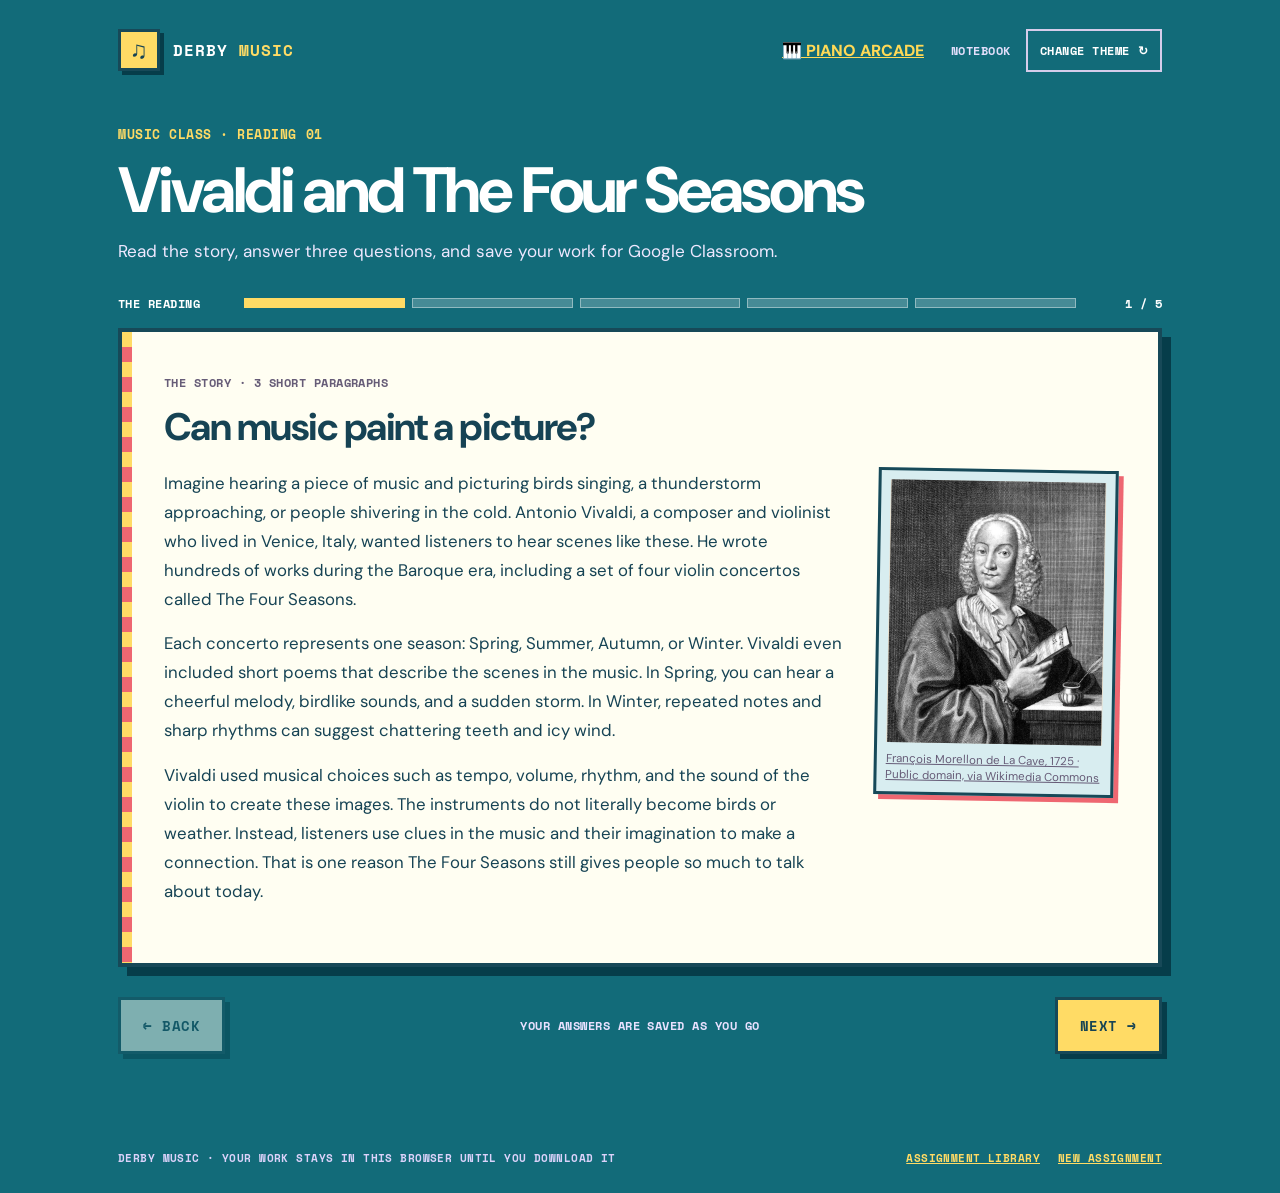
<file: index.html>
<!doctype html>
<html lang="en">
<head>
  <meta charset="utf-8">
  <meta name="viewport" content="width=device-width,initial-scale=1">
  <meta name="theme-color" content="#24194f">
  <meta name="description" content="Read, respond, and download your completed music assignment.">
  <title>Vivaldi and The Four Seasons · Derby Music</title>
  <link rel="icon" type="image/svg+xml" href="data:image/svg+xml,%3Csvg xmlns='http://www.w3.org/2000/svg' viewBox='0 0 64 64'%3E%3Crect width='64' height='64' rx='12' fill='%2324194f'/%3E%3Cpath d='M37 12v31a9 9 0 1 1-5-8V18l20-5v22a9 9 0 1 1-5-8V8z' fill='%23ffd956'/%3E%3C/svg%3E">
  <link rel="stylesheet" href="style.css?v=20261028-coco-skull">
  <script src="assignment.js?v=20261028-coco-skull" defer></script>
  <script src="coloring.js?v=20261028-coco-skull" defer></script>
  <script src="app.js?v=20261028-coco-skull" defer></script>
</head>
<body>
  <div class="pixel-sky" aria-hidden="true"></div>
  <div class="shell">
    <header class="topbar">
      <div class="brand"><span class="brand-mark" aria-hidden="true">♫</span><span>DERBY <b>MUSIC</b></span></div>
      <div class="top-actions"><a href="nursery-piano.html" style="color:#ffd956;font-weight:800;margin-right:12px">🎹 PIANO ARCADE</a><span id="themeLabel" class="theme-label"></span><button id="themeButton" class="small-button" type="button" title="Change theme">CHANGE THEME <span aria-hidden="true">↻</span></button></div>
    </header>
    <main id="assignmentView">
      <div class="heading"><div class="kicker" id="eyebrow"></div><h1 id="title"></h1><p class="subhead">Read the story, answer three questions, and save your work for Google Classroom.</p></div>
      <div class="progress-wrap"><span id="stepLabel"></span><div class="segments" id="segments" aria-label="Assignment progress"></div><span id="stepCounter"></span></div>
      <section class="card" id="stage" aria-live="polite"></section>
      <nav class="navigation" aria-label="Assignment pages"><button id="backButton" type="button" class="nav-button secondary">← BACK</button><span class="nav-hint" id="navHint"></span><button id="nextButton" type="button" class="nav-button primary">NEXT →</button></nav>
      <p id="status" class="status" role="status"></p>
    </main>
    <section id="builderView" class="builder" hidden>
      <div class="heading"><div class="kicker">TEACHER BUILDER</div><h1>Make an assignment</h1><p class="subhead">Build it here, save a local draft anytime, or publish it permanently for a short Classroom-ready link.</p></div>
      <div class="builder-card"><label for="editor">Assignment content (JSON)</label><textarea id="editor" spellcheck="false"></textarea><p class="builder-help">Keep three reading paragraphs, one multiple-choice question with options, and two short-answer questions. For new images, use a direct HTTPS image URL and include credit and source.</p><div class="builder-actions"><button id="previewButton" class="nav-button primary" type="button">PREVIEW ASSIGNMENT</button><button id="publishButton" class="nav-button primary" type="button">PUBLISH PERMANENTLY</button><button id="saveButton" class="nav-button secondary" type="button">SAVE DRAFT</button><button id="copyButton" class="nav-button secondary" type="button">COPY DRAFT LINK</button><a class="nav-button secondary button-link" href="?library=1">VIEW LIBRARY</a></div><p id="builderStatus" class="status" role="status"></p></div>
    </section>
    <section id="libraryView" class="library" hidden>
      <div class="heading"><div class="kicker">TEACHER LIBRARY</div><h1>Music assignments</h1><p class="subhead">Open an assignment, copy its student link for Google Classroom, or use one as the starting point for a new assignment.</p></div>
      <div class="library-toolbar">
        <a class="nav-button primary button-link" href="?builder=1">+ NEW ASSIGNMENT</a>
        <button id="exportButton" class="nav-button secondary" type="button">EXPORT DRAFTS</button>
        <button id="importButton" class="nav-button secondary" type="button">IMPORT DRAFTS</button>
        <input id="importFile" type="file" accept="application/json,.json" hidden>
      </div>
      <div class="library-search-wrap"><label for="librarySearch">Find assignment</label><input id="librarySearch" class="library-search" type="search" placeholder="Search by title…" autocomplete="off"></div>
      <p id="libraryStatus" class="status" role="status"></p>
      <div id="libraryList" class="library-grid" aria-live="polite"></div>
      <p id="libraryEmpty" class="library-empty" hidden>No assignments match your search.</p>
    </section>
    <footer><span>DERBY MUSIC · YOUR WORK STAYS IN THIS BROWSER UNTIL YOU DOWNLOAD IT</span><div class="footer-links"><a id="libraryLink" href="?library=1">ASSIGNMENT LIBRARY</a><a id="teacherLink" href="?builder=1">NEW ASSIGNMENT</a></div></footer>
  </div>
  <script src="https://jasonatkinson123-sketch.github.io/band-tools-dashboard/five-minute-timer.js?v=20261008-3"></script>
  <script src="https://jasonatkinson123-sketch.github.io/band-tools-dashboard/seat-announcement.js?v=20261008-1"></script>
</body>
</html>
</file>
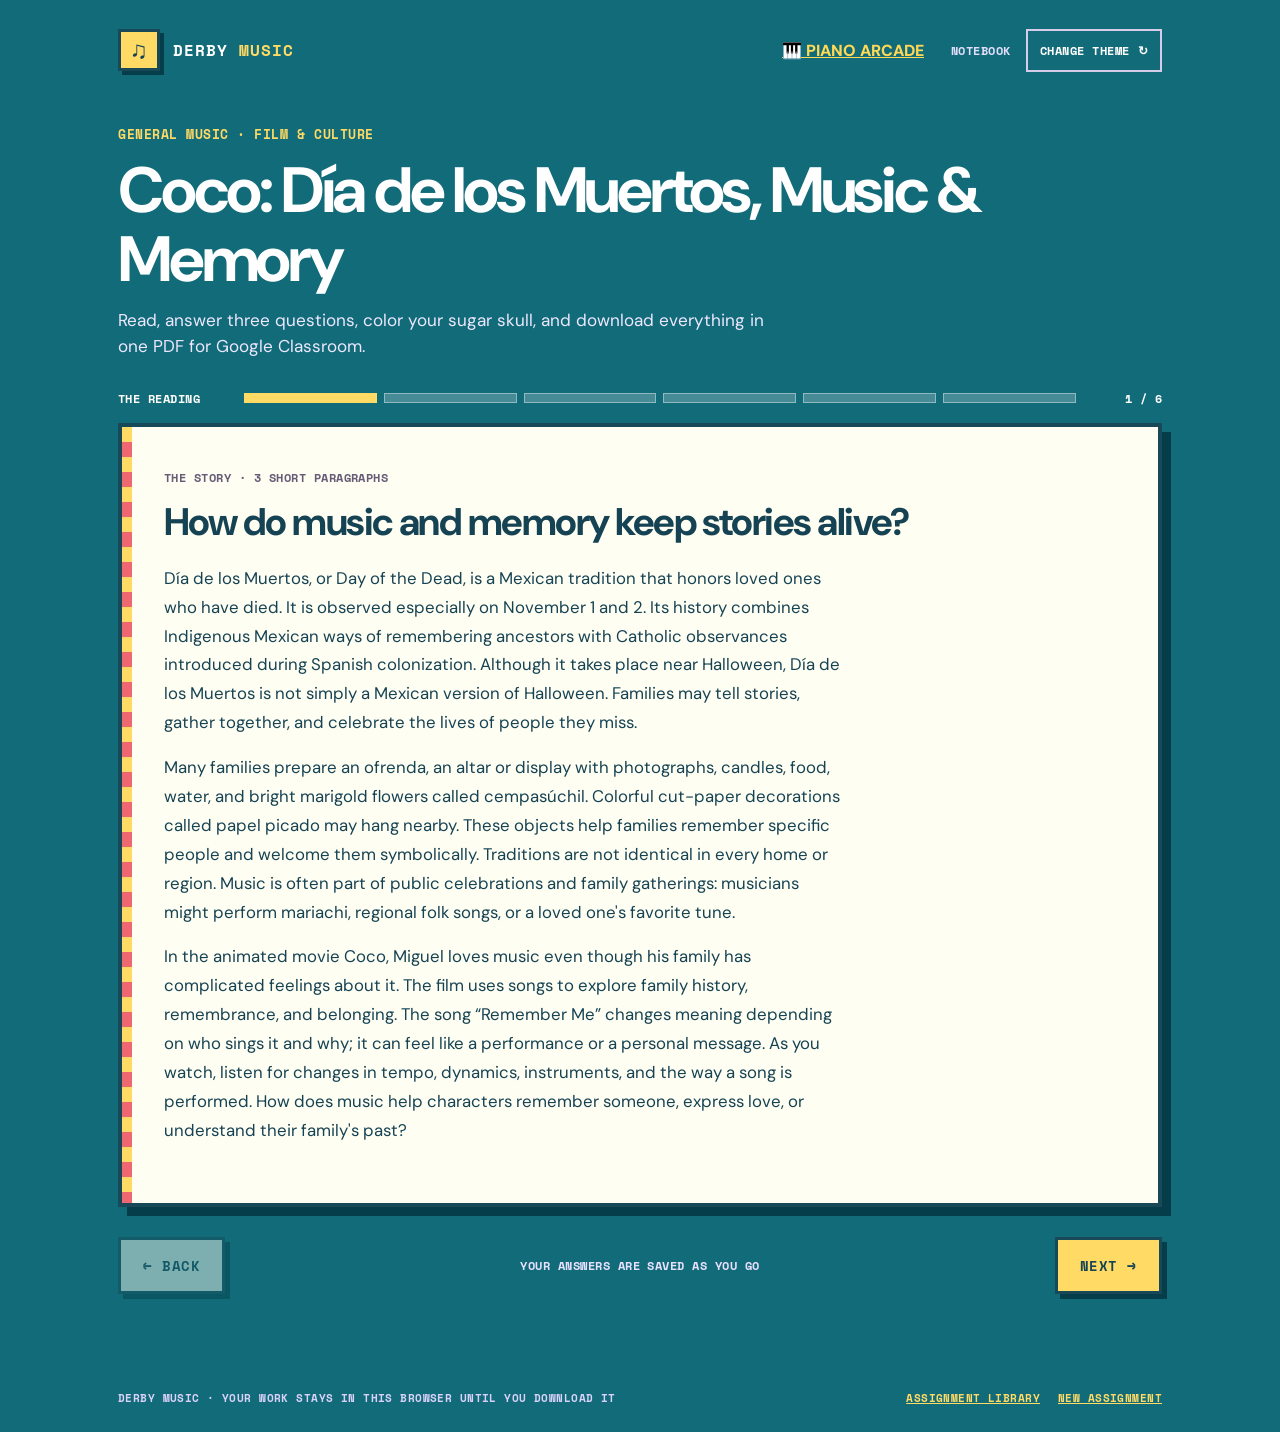
<file: coco-word-search.html>
<!doctype html>
<html lang="en"><head><meta charset="utf-8"><meta name="viewport" content="width=device-width,initial-scale=1"><meta http-equiv="refresh" content="0; url=./?a=coco-day-of-the-dead"><title>Coco Activity Moved · Derby Music</title></head><body><main><h1>Coco activity updated</h1><p>The word search has been replaced by an interactive sugar skull coloring activity inside the assignment.</p><p><a href="./?a=coco-day-of-the-dead">Open the Coco assignment</a></p></main><script>location.replace("./?a=coco-day-of-the-dead");</script></body></html>
</file>
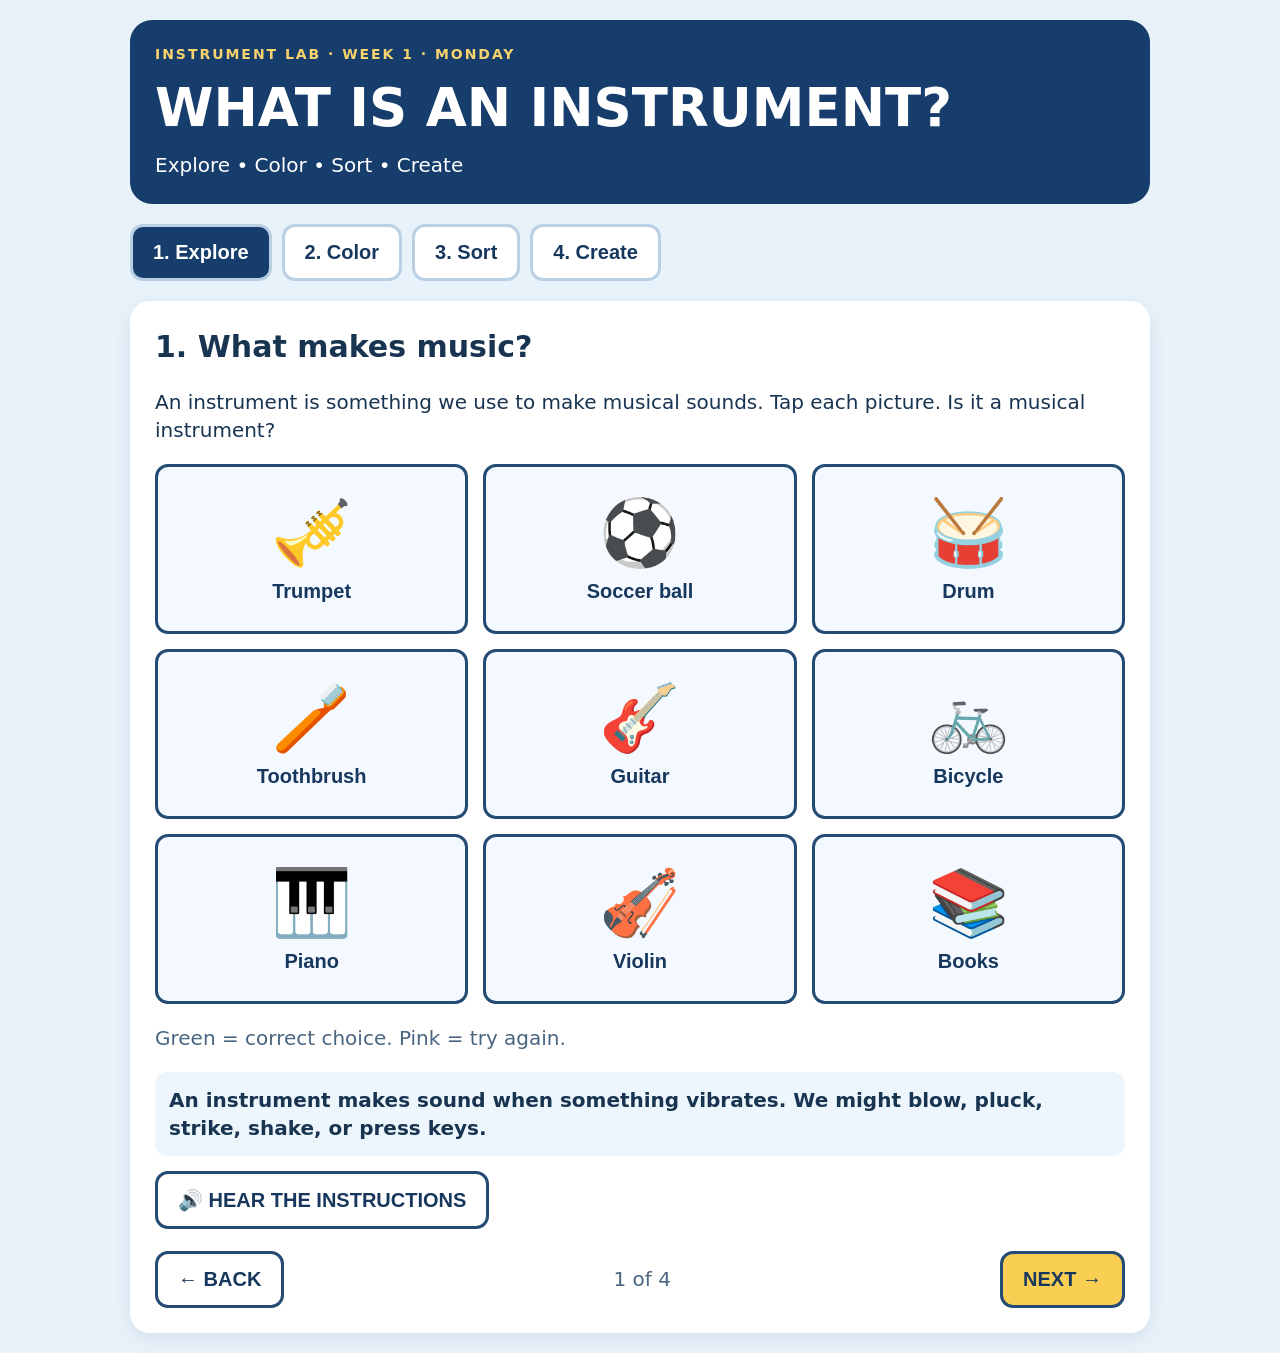
<file: instrument-lab-monday.html>
<!doctype html><html lang="en"><head><meta charset="utf-8"><meta name="viewport" content="width=device-width,initial-scale=1"><title>What Is an Instrument? · Instrument Lab</title><style>:root{--ink:#183451;--blue:#3272bd;--cream:#fff9ec}*{box-sizing:border-box}body{margin:0;background:#e8f2fa;color:var(--ink);font:20px/1.4 system-ui,Arial,sans-serif}main{max-width:1060px;margin:auto;padding:20px}header{background:#163d6c;color:white;border-radius:22px;padding:25px;margin-bottom:20px}h1{font-size:clamp(30px,5vw,53px);margin:6px 0}h2{margin:0 0 10px;font-size:30px}.eyebrow{font-size:14px;letter-spacing:.14em;text-transform:uppercase;font-weight:800;color:#f8d26c}.steps{display:flex;gap:10px;flex-wrap:wrap;margin-bottom:20px}.steps button{background:white;border:3px solid #bad0e4;color:#17375d}.steps button.active{background:#163d6c;color:white}.panel{background:white;border-radius:20px;padding:25px;box-shadow:0 5px 20px #21436c18;min-height:420px}button{cursor:pointer;border:3px solid #234b73;background:#fff;border-radius:13px;padding:14px 20px;font-size:20px;font-weight:800;color:#17375d;touch-action:manipulation}button:focus-visible{outline:5px solid #f5b635;outline-offset:3px}.primary{background:#f9cf53}.muted{color:#4a657f}.grid{display:grid;grid-template-columns:repeat(3,minmax(0,1fr));gap:15px}.tile{min-height:170px;display:flex;flex-direction:column;align-items:center;justify-content:center;gap:9px;background:#f4f9ff}.tile .icon{font-size:65px}.tile.chosen{background:#d6f4dc;border-color:#238c50}.tile.wrong{background:#ffe3df;border-color:#d05747}.bottom{display:flex;justify-content:space-between;gap:12px;align-items:center;margin-top:22px;flex-wrap:wrap}.palette{display:flex;gap:10px;flex-wrap:wrap;margin:15px 0}.swatch{width:78px;height:74px;border:4px solid #17375d}.swatch.selected{outline:5px solid #f9b83d;outline-offset:3px}.art{background:var(--cream);border:3px solid #b3c9dc;border-radius:18px;padding:10px;max-width:850px;margin:auto}.art svg{display:block;width:100%;height:auto}.paintable{cursor:pointer;stroke:#1a3550;stroke-width:4;transition:fill .12s}.paintable:focus{outline:none;stroke:#ef7e31;stroke-width:8}.art text{font:bold 23px system-ui;pointer-events:none}.result{padding:14px;border-radius:12px;background:#edf6fc;margin:15px 0;font-weight:700}.hide{display:none}.challenge{background:#f6f0ff;border:3px solid #c6b0e7;padding:18px;border-radius:14px;margin-top:18px}.sortbox{display:grid;grid-template-columns:1fr 1fr;gap:15px}.sortbox>div{padding:15px;border:3px solid #b7cde1;border-radius:16px}.sortbox button{margin:6px}textarea{width:100%;min-height:100px;font:20px system-ui;border:2px solid #9bb8d4;border-radius:12px;padding:12px}@media(max-width:650px){main{padding:10px}.grid{grid-template-columns:repeat(2,1fr)}.tile{min-height:140px}.tile .icon{font-size:45px}.panel{padding:15px}.sortbox{grid-template-columns:1fr}}@media print{body{background:white}header,.steps,.bottom,.palette,.no-print{display:none!important}.panel{box-shadow:none}.art{max-width:650px}}</style></head><body><main><header><div class="eyebrow">Instrument Lab · Week 1 · Monday</div><h1>WHAT IS AN INSTRUMENT?</h1><div>Explore • Color • Sort • Create</div></header><nav class="steps" id="steps" aria-label="Assignment sections"></nav><section class="panel"><div id="stage"></div><div class="bottom"><button id="prev">← BACK</button><span id="progress" class="muted"></span><button id="next" class="primary">NEXT →</button></div></section></main><script>
const items=[['🎺','Trumpet',true],['⚽','Soccer ball',false],['🥁','Drum',true],['🪥','Toothbrush',false],['🎸','Guitar',true],['🚲','Bicycle',false],['🎹','Piano',true],['🎻','Violin',true],['📚','Books',false]];const colors=['#f2bd45','#62b5e5','#ee7c83','#8ccf8c','#ad94dc'];const keys=['trumpet','guitar','drum','piano','violin'];let page=0,selectedColor=0;let state={identified:{},paint:{},sorted:{},response:''};try{state={...state,...JSON.parse(localStorage.getItem('instrumentLabMonday')||'{}')}}catch(e){}const save=()=>{try{localStorage.setItem('instrumentLabMonday',JSON.stringify(state))}catch(e){}};const stage=document.getElementById('stage');function el(tag,txt,cls){let n=document.createElement(tag);if(txt!==undefined)n.textContent=txt;if(cls)n.className=cls;return n}function add(tag,txt,cls,parent=stage){const n=el(tag,txt,cls);parent.append(n);return n}function speak(t){if('speechSynthesis'in window){speechSynthesis.cancel();const u=new SpeechSynthesisUtterance(t);u.rate=.85;speechSynthesis.speak(u)}}function render(){stage.replaceChildren();document.getElementById('steps').replaceChildren();['Explore','Color','Sort','Create'].forEach((s,i)=>{const b=el('button',(i+1)+'. '+s,i===page?'active':'');b.onclick=()=>{page=i;render()};document.getElementById('steps').append(b)});document.getElementById('progress').textContent=(page+1)+' of 4';document.getElementById('prev').disabled=page===0;document.getElementById('next').textContent=page===3?'FINISH ✓':'NEXT →';if(page===0)explore();if(page===1)color();if(page===2)sort();if(page===3)create()}function explore(){add('h2','1. What makes music?');add('p','An instrument is something we use to make musical sounds. Tap each picture. Is it a musical instrument?');const g=add('div',undefined,'grid');items.forEach(([icon,name,yes],i)=>{const b=el('button',undefined,'tile'+(state.identified[i]!==undefined?(state.identified[i]===yes?' chosen':' wrong'):''));b.innerHTML='<span class="icon">'+icon+'</span><span>'+name+'</span>';b.onclick=()=>{const response=confirm('Is '+name.toLowerCase()+' a musical instrument?\n\nOK = YES     Cancel = NO');state.identified[i]=response;save();render()};g.append(b)});add('p','Green = correct choice. Pink = try again.','muted');const info=add('div','An instrument makes sound when something vibrates. We might blow, pluck, strike, shake, or press keys.','result');const btn=add('button','🔊 HEAR THE INSTRUCTIONS','no-print');btn.onclick=()=>speak('An instrument is something we use to make musical sounds. Look at each picture. Is it an instrument?')}function color(){add('h2','2. Color the music makers');add('p','Pick a color. Then tap the numbered parts of the instruments. Any color is okay!');const pal=add('div',undefined,'palette');colors.forEach((c,i)=>{const b=el('button',String(i+1),'swatch'+(i===selectedColor?' selected':''));b.style.background=c;b.setAttribute('aria-label','Choose color '+(i+1));b.onclick=()=>{selectedColor=i;render()};pal.append(b)});const box=add('div',undefined,'art');const svg=document.createElementNS('http://www.w3.org/2000/svg','svg');svg.setAttribute('viewBox','0 0 820 500');svg.setAttribute('role','img');svg.setAttribute('aria-label','Coloring page with trumpet, guitar, drum, piano, and violin');box.append(svg);const shapes=[
['trumpet','M 65 88 L 255 88 L 255 64 L 285 64 L 285 148 L 255 148 L 255 124 L 65 124 Z',115,112],
['trumpet','M 100 124 L 100 162 L 125 162 L 125 124 Z',113,144],
['trumpet','M 158 124 L 158 162 L 183 162 L 183 124 Z',170,144],
['guitar','M 492 60 C 540 15 595 70 570 120 C 630 160 595 242 530 238 C 455 240 440 174 485 134 C 455 108 460 82 492 60 Z',528,179],
['guitar','M 525 53 L 535 10 L 552 10 L 548 140 L 529 140 Z',538,70],
['drum','M 70 316 Q 150 283 250 316 L 250 410 Q 155 446 70 410 Z',160,376],
['drum','M 70 316 Q 160 285 250 316 Q 160 349 70 316 Z',160,320],
['piano','M 330 315 L 535 315 L 535 424 L 330 424 Z',432,374],
['piano','M 330 350 L 535 350 L 535 402 L 330 402 Z',430,378],
['violin','M 655 280 C 615 290 615 330 645 350 C 620 390 645 440 690 438 C 745 438 758 389 723 350 C 750 322 737 286 700 280 Z',683,377],
['violin','M 681 278 L 683 215 L 702 215 L 703 278 Z',690,251]
];shapes.forEach(([name,d,x,y],i)=>{const p=document.createElementNS(svg.namespaceURI,'path');p.setAttribute('d',d);p.setAttribute('class','paintable');p.setAttribute('fill',state.paint[i]??'#fff');p.setAttribute('tabindex','0');p.setAttribute('role','button');p.setAttribute('aria-label','Color '+name+' section '+(i+1));const fill=()=>{state.paint[i]=colors[selectedColor];save();render()};p.addEventListener('click',fill);p.addEventListener('keydown',e=>{if(e.key==='Enter'||e.key===' '){e.preventDefault();fill()}});svg.append(p);if(!state.paint[i]){const t=document.createElementNS(svg.namespaceURI,'text');t.setAttribute('x',x);t.setAttribute('y',y);t.textContent=(i%5)+1;svg.append(t)}});[['TRUMPET',175,195],['GUITAR',535,270],['DRUM',160,465],['PIANO',430,465],['VIOLIN',690,465]].forEach(([t,x,y])=>{const n=document.createElementNS(svg.namespaceURI,'text');n.setAttribute('x',x);n.setAttribute('y',y);n.setAttribute('text-anchor','middle');n.setAttribute('fill','#1a3550');n.textContent=t;svg.append(n)});add('p',Object.keys(state.paint).length+' of '+shapes.length+' sections colored.','muted');const reset=add('button','CLEAR COLORS','no-print');reset.onclick=()=>{if(confirm('Clear your coloring?')){state.paint={};save();render()}}}function sort(){add('h2','3. Instrument or not?');add('p','Tap each picture, then choose INSTRUMENT or NOT AN INSTRUMENT.');const g=add('div',undefined,'grid');items.forEach(([icon,name,yes],i)=>{const b=el('button',icon+' '+name,'tile'+(state.sorted[i]!==undefined?(state.sorted[i]===yes?' chosen':' wrong'):''));b.onclick=()=>{const menu=document.getElementById('sortmenu');menu.replaceChildren();add('p','Where does '+name+' belong?','',menu);[['🎵 INSTRUMENT',true],['✖ NOT AN INSTRUMENT',false]].forEach(([label,v])=>{const opt=el('button',label);opt.onclick=()=>{state.sorted[i]=v;save();render()};menu.append(opt)})};g.append(b)});add('div','Choose a picture above.','result').id='sortmenu';add('p','A bicycle makes noise, but it is not usually used as a musical instrument.','muted')}function create(){add('h2','4. Build your own band!');add('p','Choose three instruments you would put in a band. You can draw, type, tell your teacher, or point.');const g=add('div',undefined,'grid');[['🎺','Trumpet'],['🥁','Drum'],['🎸','Guitar'],['🎹','Piano'],['🎻','Violin'],['🪈','Flute']].forEach(([icon,name])=>{const b=el('button',icon+' '+name,'tile');b.onclick=()=>{const t=document.getElementById('response');t.value+=(t.value?', ':'')+name;state.response=t.value;save()};g.append(b)});add('p','My band will include:');const ta=add('textarea');ta.id='response';ta.value=state.response;ta.placeholder='Tap instruments above or write your choices here.';ta.oninput=()=>{state.response=ta.value;save()};const ch=add('div',undefined,'challenge');add('h3','⭐ EXTRA CHALLENGE','',ch);add('p','How would your instruments make sound? Which would play the beat? Which would play the melody?','',ch);const done=add('div','Great work! You explored, colored, sorted, and created.','result');const print=add('button','🖨 PRINT / SAVE AS PDF','no-print');print.onclick=()=>window.print()}document.getElementById('prev').onclick=()=>{if(page>0){page--;render();scrollTo(0,0)}};document.getElementById('next').onclick=()=>{if(page<3){page++;render();scrollTo(0,0)}else{alert('Great job! Your work is saved on this device. Use Print / Save as PDF to keep a copy.')}};render();
</script></body></html>
</file>
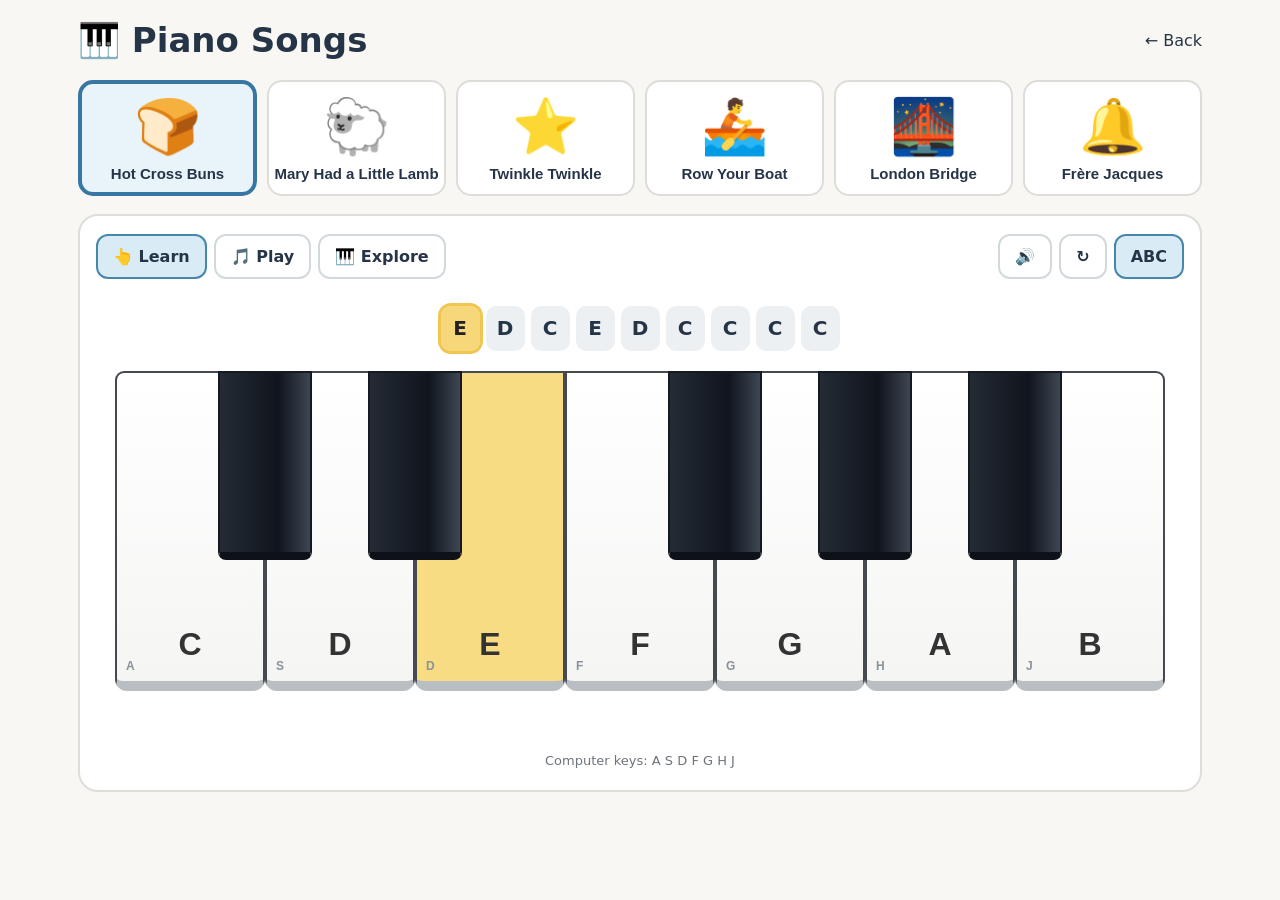
<file: nursery-piano.html>
<!doctype html><html lang="en"><head><meta charset="utf-8"><meta name="viewport" content="width=device-width,initial-scale=1"><meta name="theme-color" content="#f8f7f3"><title>Piano Songs · Derby Music</title><style>
*{box-sizing:border-box}body{margin:0;background:#f8f7f3;color:#263447;font-family:system-ui,Arial,sans-serif}main{max-width:1160px;margin:auto;padding:12px 18px 35px}header{display:flex;align-items:center;justify-content:space-between;gap:12px;margin-bottom:12px}header h1{font-size:clamp(23px,3.5vw,34px);margin:8px 0;font-weight:750}a{color:#263447;text-decoration:none}.songs{display:grid;grid-template-columns:repeat(6,minmax(0,1fr));gap:10px;margin:10px 0 18px}.song{background:white;border:2px solid #dddcd8;border-radius:15px;padding:10px 5px;min-height:116px;display:flex;flex-direction:column;align-items:center;justify-content:center;gap:6px;cursor:pointer;color:#263447}.song[aria-pressed=true]{border:4px solid #3877a3;background:#e8f4fa}.picture{font-size:clamp(32px,5vw,54px);line-height:1.2}.songname{font-size:clamp(11px,1.4vw,15px);font-weight:700;text-align:center}.board{background:#fff;border:2px solid #deddd8;border-radius:20px;padding:18px 16px 22px}.top{display:flex;align-items:center;justify-content:space-between;gap:10px;flex-wrap:wrap}.mode{display:flex;gap:7px;flex-wrap:wrap}.control{border:2px solid #d2d9dc;border-radius:12px;background:white;color:#263447;font:inherit;font-weight:700;padding:10px 15px;cursor:pointer;min-height:45px}.control[aria-pressed=true]{background:#d9ecf5;border-color:#4787ac}.note-strip{display:flex;justify-content:center;align-items:center;flex-wrap:wrap;gap:6px;min-height:62px;margin:18px 0 12px}.note{height:45px;min-width:39px;display:grid;place-items:center;border-radius:10px;background:#edf0f2;font-weight:750;font-size:20px}.note.done{background:#d7e9dc;color:#35714c}.note.next{background:#f6d779;color:#222;outline:3px solid #f1c650}.piano{position:relative;width:min(100%,1050px);height:clamp(205px,29vw,320px);margin:12px auto 18px;display:flex;isolation:isolate}.white{width:calc(100% / 7);height:100%;background:linear-gradient(#fff,#f5f5f4);border:2px solid #454a50;border-bottom:10px solid #b9bec3;border-radius:0 0 12px 12px;display:flex;align-items:flex-end;justify-content:center;padding-bottom:18px;color:#333;font-size:clamp(21px,3vw,32px);font-weight:800;cursor:pointer;touch-action:manipulation}.white{position:relative;user-select:none;-webkit-user-select:none;-webkit-tap-highlight-color:transparent}.key-note{pointer-events:none}.key-shortcut{position:absolute;left:9px;bottom:8px;font-size:12px;font-weight:600;color:#89929b;pointer-events:none}.white:first-child{border-radius:9px 0 12px 12px}.white:nth-child(7){border-radius:0 9px 12px 12px}.white.lit{background:#f7dc83}.white.pressed{background:#b9e1f2}.black{position:absolute;top:0;width:9%;height:59%;z-index:2;border:2px solid #151a20;border-bottom:8px solid #0e1218;border-radius:0 0 8px 8px;background:linear-gradient(90deg,#242b34,#10151d 65%,#3d4652);cursor:pointer;touch-action:manipulation}.black{user-select:none;-webkit-user-select:none;-webkit-tap-highlight-color:transparent}.black.pressed{background:#477f9f}.black.lit{background:#a77ed4}.bottom{display:flex;justify-content:center;align-items:center;gap:10px;flex-wrap:wrap}.big{font-size:21px;min-width:65px;min-height:55px}.status{text-align:center;min-height:34px;font-size:25px;font-weight:800;color:#35714c}.small{font-size:13px;color:#6d747b;text-align:center;margin-top:10px}.celebration{position:fixed;inset:0;z-index:30;pointer-events:none;overflow:hidden}.confetti{position:absolute;top:-24px;width:10px;height:15px;border-radius:2px;opacity:0;animation:confetti-fall 2.6s ease-in forwards}@keyframes confetti-fall{0%{transform:translate3d(0,-30px,0) rotate(0);opacity:0}10%{opacity:1}85%{opacity:1}100%{transform:translate3d(var(--drift),105vh,0) rotate(var(--spin));opacity:0}}@media(prefers-reduced-motion:reduce){.confetti{animation:none;display:none}}.hide{display:none!important}button:focus-visible,a:focus-visible{outline:4px solid #3d8bb8;outline-offset:3px}@media(max-width:700px){.songs{grid-template-columns:repeat(3,1fr)}.song{min-height:92px}.board{padding:12px 7px}.white{padding-bottom:20px}.key-shortcut{left:5px;bottom:5px;font-size:10px}.note{min-width:29px;height:35px;font-size:16px}.top{justify-content:center}}@media(prefers-reduced-motion:reduce){*{transition:none!important}}
</style></head><body><main><header><h1>🎹 Piano Songs</h1><a href="./" aria-label="Back to music assignments">← Back</a></header><nav class="songs" id="songs" aria-label="Choose a song"></nav><section class="board" aria-label="Play the piano"><div class="top"><div class="mode" id="modes"><button class="control" data-mode="follow" aria-pressed="true">👆 Learn</button><button class="control" data-mode="read" aria-pressed="false">🎵 Play</button><button class="control" data-mode="free" aria-pressed="false">🎹 Explore</button></div><div class="mode"><button class="control" id="hear" aria-label="Hear song">🔊</button><button class="control" id="restart" aria-label="Start again">↻</button><button class="control" id="labels" aria-pressed="true" aria-label="Toggle note letters">ABC</button></div></div><div id="notes" class="note-strip" aria-label="Notes to play"></div><div id="piano" class="piano" aria-label="Piano keyboard"></div><div class="status" id="status" role="status" aria-live="polite"></div><div class="celebration" id="celebration" aria-hidden="true"></div><div class="small">Computer keys: A S D F G H J</div></section></main><script>
const songs=[{id:'hot',name:'Hot Cross Buns',icon:'🍞',notes:'E D C | E D C | C C C C D D D D | E D C'},{id:'mary',name:'Mary Had a Little Lamb',icon:'🐑',notes:'E D C D | E E E | D D D | E G G | E D C D | E E E E | D D E D C'},{id:'twinkle',name:'Twinkle Twinkle',icon:'⭐',notes:'C C G G A A G | F F E E D D C | G G F F E E D | G G F F E E D | C C G G A A G | F F E E D D C'},{id:'row',name:'Row Your Boat',icon:'🚣',notes:'C C C D E | E D E F G | C C C G G G | E E E C C C | G F E D C'},{id:'london',name:'London Bridge',icon:'🌉',notes:'G A G F E F G | D E F | E F G | G A G F E F G | D G E C'},{id:'jacques',name:'Frère Jacques',icon:'🔔',notes:'C D E C | C D E C | E F G | E F G | G A G F E C | G A G F E C | C G C | C G C'}];
const white=['C','D','E','F','G','A','B'],keyLetters=['A','S','D','F','G','H','J'],frequencies={C:261.63,'C#':277.18,D:293.66,'D#':311.13,E:329.63,F:349.23,'F#':369.99,G:392,'G#':415.30,A:440,'A#':466.16,B:493.88},black=[['C#',1],['D#',2],['F#',4],['G#',5],['A#',6]];let song=songs[0],idx=0,mode='follow',labels=true,ctx=null,token=0;const $=id=>document.getElementById(id);
function sequence(){return song.notes.split(/\s+/).filter(n=>white.includes(n))}
function sound(n,delay=0){const AC=window.AudioContext||window.webkitAudioContext;if(!AC)return;ctx=ctx||new AC();if(ctx.state==='suspended')ctx.resume();let t=ctx.currentTime+delay,o=ctx.createOscillator(),g=ctx.createGain();o.type='triangle';o.frequency.value=frequencies[n];g.gain.setValueAtTime(.0001,t);g.gain.exponentialRampToValueAtTime(.34,t+.025);g.gain.exponentialRampToValueAtTime(.0001,t+.45);o.connect(g);g.connect(ctx.destination);o.start(t);o.stop(t+.47)}
function reset(){token++;$('celebration').replaceChildren();idx=0;$('status').textContent='';render()}
function celebrate(){const layer=$('celebration');layer.replaceChildren();if(window.matchMedia('(prefers-reduced-motion: reduce)').matches)return;const colors=['#f4c94e','#6ebcdb','#8dcf99','#dba4cf','#f59a72'];for(let i=0;i<45;i++){const bit=document.createElement('span');bit.className='confetti';bit.style.left=(5+Math.random()*90)+'%';bit.style.background=colors[i%colors.length];bit.style.animationDelay=(Math.random()*.55)+'s';bit.style.setProperty('--drift',(Math.random()*240-120)+'px');bit.style.setProperty('--spin',(Math.random()*900-450)+'deg');layer.append(bit)}setTimeout(()=>layer.replaceChildren(),3400)}function play(n,button){sound(n);if(button){button.classList.add('pressed');setTimeout(()=>button.classList.remove('pressed'),160)}if(mode==='free')return;const m=sequence();if(idx>=m.length)return;if(n===m[idx]){idx++;if(idx===m.length){$('status').textContent='✓ ⭐';celebrate()}render()}else{$('status').textContent='';}}
function render(){const m=sequence();$('songs').replaceChildren();songs.forEach(s=>{let b=document.createElement('button');b.className='song';b.setAttribute('aria-pressed',String(s.id===song.id));b.setAttribute('aria-label',s.name);let pic=document.createElement('span');pic.className='picture';pic.textContent=s.icon;let label=document.createElement('span');label.className='songname';label.textContent=s.name;b.append(pic,label);b.onclick=()=>{song=s;reset()};$('songs').append(b)});
$('notes').replaceChildren();if(mode!=='free'){const start=Math.max(0,Math.min(idx-2,m.length-9)),end=Math.min(m.length,start+9);for(let i=start;i<end;i++){let n=document.createElement('span');n.className='note'+(i<idx?' done':'')+(i===idx?' next':'');n.textContent=labels?m[i]:'♪';$('notes').append(n)}}const piano=$('piano');piano.replaceChildren();white.forEach((n,i)=>{let b=document.createElement('button');b.className='white'+(mode==='follow'&&m[idx]===n?' lit':'');b.setAttribute('aria-label',n+' piano key');let note=document.createElement('span');note.className='key-note';note.textContent=labels?n:'';let shortcut=document.createElement('span');shortcut.className='key-shortcut';shortcut.textContent=keyLetters[i];shortcut.setAttribute('aria-hidden','true');b.append(note,shortcut);b.onpointerdown=e=>{if(e.pointerType==='mouse'&&e.button!==0)return;e.preventDefault();play(n,b)};b.onclick=e=>{if(e.detail===0)play(n,b)};piano.append(b)});black.forEach(([n,after])=>{let b=document.createElement('button');b.className='black';b.style.left='calc('+(after*100/7)+'% - 4.5%)';b.setAttribute('aria-label',n+' black piano key');b.onpointerdown=e=>{if(e.pointerType==='mouse'&&e.button!==0)return;e.preventDefault();e.stopPropagation();play(n,b)};b.onclick=e=>{if(e.detail===0)play(n,b)};piano.append(b)});document.querySelectorAll('[data-mode]').forEach(b=>b.setAttribute('aria-pressed',String(b.dataset.mode===mode)));$('labels').setAttribute('aria-pressed',String(labels))}
document.querySelectorAll('[data-mode]').forEach(b=>b.onclick=()=>{mode=b.dataset.mode;reset()});$('restart').onclick=reset;$('labels').onclick=()=>{labels=!labels;render()};$('hear').onclick=()=>{token++;const current=token;sequence().forEach((n,i)=>setTimeout(()=>{if(token===current)sound(n)},i*470))};document.addEventListener('keydown',e=>{if(e.repeat||e.altKey||e.ctrlKey||e.metaKey)return;if(['INPUT','TEXTAREA','SELECT'].includes(document.activeElement.tagName))return;let i=keyLetters.indexOf(e.key.toUpperCase());if(i>=0){e.preventDefault();play(white[i])}});reset();
</script></body></html>
</file>
<file: style.css>
@import url('https://fonts.googleapis.com/css2?family=DM+Sans:wght@400;500;600;700;800&family=Space+Mono:wght@400;700&display=swap');
:root{--ink:#211841;--paper:#fff9e8;--bg:#24194f;--accent:#ffd951;--accent2:#f36c8a;--edge:#211841;--soft:#efe7d1;--muted:#665c77;--shadow:#160e34;--pattern:radial-gradient(circle at 1px 1px,#ffffff17 1px,transparent 0);color-scheme:light}
*{box-sizing:border-box}html{font-size:16px}body{margin:0;background:var(--bg);color:var(--ink);font-family:'DM Sans',Arial,sans-serif;min-height:100vh;transition:background .3s}button,textarea,input{font:inherit}button{cursor:pointer}button:focus-visible,input:focus-visible,textarea:focus-visible,a:focus-visible{outline:3px solid var(--accent2);outline-offset:3px}button:disabled{cursor:not-allowed;opacity:.46}.pixel-sky{position:fixed;inset:0;pointer-events:none;background-image:var(--pattern);background-size:22px 22px;opacity:.7}.shell{position:relative;max-width:1100px;margin:auto;padding:0 28px}.topbar{min-height:100px;display:flex;align-items:center;justify-content:space-between;gap:20px;color:#fff}.brand{display:flex;align-items:center;gap:13px;font:700 1rem 'Space Mono',monospace;letter-spacing:.06em}.brand b{color:var(--accent)}.brand-mark{display:grid;place-items:center;width:42px;height:42px;background:var(--accent);border:3px solid var(--edge);box-shadow:4px 4px 0 var(--shadow);color:var(--ink);font:700 1.5rem Georgia,serif}.top-actions{display:flex;align-items:center;gap:15px}.theme-label,.small-button,.kicker,.progress-wrap,.nav-button,.nav-hint,.eyebrow-card,.question-number,footer,.builder label{font-family:'Space Mono',monospace;font-weight:700;letter-spacing:.04em}.theme-label{font-size:.78rem;text-transform:uppercase;color:#e4dffc}.small-button{background:transparent;border:2px solid #d5ccea;color:white;padding:10px 12px;font-size:.78rem;white-space:nowrap}.small-button:hover{background:#ffffff20}.heading{color:white;margin:24px 0 30px}.kicker{color:var(--accent);font-size:.82rem}.heading h1{font-size:clamp(2.15rem,5vw,4rem);line-height:1.08;letter-spacing:-.05em;max-width:950px;margin:12px 0 14px}.subhead{font-size:1.07rem;line-height:1.5;margin:0;color:#eee8ff;max-width:670px}.progress-wrap{display:grid;grid-template-columns:110px 1fr 70px;gap:16px;align-items:center;color:#fff;font-size:.75rem;margin-bottom:16px}.segments{display:flex;gap:7px}.segment{height:10px;flex:1;background:#ffffff38;border:1px solid #ffffff66}.segment.active{background:var(--accent);border-color:var(--accent)}#stepCounter{text-align:right}.card,.builder-card{background:var(--paper);border:4px solid var(--edge);box-shadow:9px 9px 0 var(--shadow);min-height:410px;padding:clamp(24px,4vw,42px);position:relative}.card:before{content:'';position:absolute;left:0;top:0;bottom:0;width:10px;background:repeating-linear-gradient(to bottom,var(--accent) 0 15px,var(--accent2) 15px 30px)}.eyebrow-card{font-size:.75rem;color:var(--muted);margin:0 0 14px}.card h2{font-size:clamp(1.65rem,3vw,2.55rem);letter-spacing:-.04em;line-height:1.15;margin:0 0 20px}.reading-layout{display:grid;grid-template-columns:minmax(0,1fr) 240px;gap:34px;align-items:start}.reading-copy p{font-size:1.05rem;line-height:1.72;margin:0 0 16px}.art-frame{margin:0;background:var(--soft);border:3px solid var(--edge);padding:9px;box-shadow:5px 5px 0 var(--accent2);transform:rotate(1deg)}.art-frame img{width:100%;height:263px;object-fit:contain;display:block;background:#e7dfce}.art-frame figcaption{font-size:.72rem;line-height:1.35;color:var(--muted);margin-top:9px}.art-frame a{color:inherit}.question-intro{font-size:1.08rem;color:var(--muted);margin:0 0 23px}.choices{display:grid;gap:12px}.choice{display:flex;align-items:center;gap:17px;min-height:62px;padding:12px 17px;background:#fff;border:2px solid var(--edge);box-shadow:4px 4px 0 #d8d0bd;cursor:pointer;font-size:1rem;line-height:1.45}.choice:hover{background:#fff8d9}.choice.selected{background:var(--accent);box-shadow:4px 4px 0 var(--edge)}.choice input{width:20px;height:20px;flex:none;accent-color:var(--ink)}.answer-label{display:block;font-weight:700;margin-bottom:13px}.answer-box,.name-box{width:100%;background:white;color:var(--ink);border:2px solid var(--edge);border-radius:0;padding:17px;font-size:1.05rem;line-height:1.5}.answer-box{min-height:180px;resize:vertical}.hint{font-size:.87rem;color:var(--muted);line-height:1.5}.navigation{display:flex;align-items:center;gap:16px;justify-content:space-between;margin:30px 0 0}.nav-button{font-size:.9rem;padding:15px 22px;min-height:54px;border:3px solid var(--edge);box-shadow:5px 5px 0 var(--shadow);transition:transform .12s,box-shadow .12s}.nav-button:not(:disabled):hover{transform:translate(2px,2px);box-shadow:3px 3px 0 var(--shadow)}.nav-button.primary{background:var(--accent);color:var(--ink)}.nav-button.secondary{background:var(--paper);color:var(--ink)}.nav-hint{font-size:.75rem;color:#e9e1ff;text-align:center}.status{min-height:25px;color:#fff2a8;font-weight:700;margin:15px 0 0}.finish-grid{display:grid;grid-template-columns:1fr 1fr;gap:15px;margin:24px 0}.finish-grid>div{border:2px solid var(--edge);background:#fff;padding:18px}.finish-grid b{font-family:'Space Mono',monospace;font-size:.75rem}.finish-grid p{margin:8px 0 0;line-height:1.5}.name-box{max-width:500px}.success{background:#d9f5bc;border:2px solid var(--edge);padding:14px 16px;margin-top:20px;font-weight:700}.builder-card{min-height:0}.builder label{display:block;margin-bottom:12px}.builder textarea{width:100%;min-height:520px;padding:18px;border:2px solid var(--edge);background:#fff;font:400 .89rem/1.5 'Space Mono',monospace;resize:vertical}.builder-help{line-height:1.5}.builder-actions{display:flex;flex-wrap:wrap;gap:14px}.builder .status{color:#8c2250}.button-link{text-decoration:none;display:inline-flex;align-items:center;justify-content:center}.library-toolbar{display:flex;justify-content:flex-end;flex-wrap:wrap;gap:10px;margin:-10px 0 18px}.library-search-wrap{max-width:520px;margin:0 0 20px}.library-search-wrap label{display:block;color:#fff;font:700 .72rem 'Space Mono',monospace;letter-spacing:.05em;margin-bottom:8px}.library-search{width:100%;background:#fff;color:var(--ink);border:3px solid var(--edge);padding:13px 15px;font-size:1rem;box-shadow:4px 4px 0 var(--shadow)}.library #libraryStatus{color:#fff2a8;text-align:right}.library-grid{display:grid;grid-template-columns:repeat(2,minmax(0,1fr));gap:18px}.library-card{background:var(--paper);border:3px solid var(--edge);box-shadow:7px 7px 0 var(--shadow);padding:22px;min-height:190px;display:flex;flex-direction:column}.library-card h2{font-size:1.35rem;line-height:1.15;margin:10px 0 24px;letter-spacing:-.025em}.library-meta{font:700 .69rem 'Space Mono',monospace;letter-spacing:.07em;color:var(--muted)}.library-actions{display:flex;flex-wrap:wrap;gap:9px;margin-top:auto}.library-button{appearance:none;text-decoration:none;background:#fff;color:var(--ink);border:2px solid var(--edge);padding:9px 11px;font:700 .7rem 'Space Mono',monospace;box-shadow:3px 3px 0 var(--shadow)}.library-button.primary{background:var(--accent)}.library-button.danger{color:#8c2250}.library-button:hover{transform:translate(1px,1px);box-shadow:2px 2px 0 var(--shadow)}.library-empty{color:#fff;margin-top:24px}.footer-links{display:flex;gap:18px;flex-wrap:wrap}footer{display:flex;justify-content:space-between;gap:24px;color:#dbd2fa;font-size:.67rem;line-height:1.5;margin:56px 0 26px}footer a{color:var(--accent)}
body[data-theme="notebook"]{--bg:#126b79;--paper:#fffef2;--ink:#164354;--accent:#ffdb65;--accent2:#ee6771;--edge:#174958;--soft:#d8edf0;--shadow:#063d4a;--pattern:repeating-linear-gradient(0deg,transparent 0 27px,#ffffff16 28px 29px)}
body[data-theme="retro"]{--bg:#aa3c20;--paper:#fff1c6;--ink:#442b17;--accent:#f9c34a;--accent2:#7c8a38;--edge:#4b2a1a;--soft:#e9cfa1;--shadow:#632411;--pattern:radial-gradient(circle,#ffffff16 2px,transparent 3px)}
body[data-theme="space"]{--bg:#122d4c;--paper:#f4f8fc;--ink:#122d4c;--accent:#5ff4d5;--accent2:#ed69b2;--edge:#183f62;--soft:#d6e7f5;--shadow:#071d35;--pattern:radial-gradient(circle,#ffffff58 1px,transparent 2px)}
body[data-theme="jazz"]{--bg:#242443;--paper:#faf1db;--ink:#252341;--accent:#f4b52f;--accent2:#e45d4f;--edge:#252341;--soft:#e7d4ae;--shadow:#131329;--pattern:linear-gradient(45deg,transparent 48%,#ffffff10 49%,#ffffff10 51%,transparent 52%)}
@media(max-width:720px){.library-grid{grid-template-columns:1fr}.library-toolbar{justify-content:stretch}.library-toolbar .nav-button{width:100%}.library-search-wrap{max-width:none}.shell{padding:0 17px}.topbar{min-height:76px}.theme-label{display:none}.brand{font-size:.79rem}.brand-mark{width:36px;height:36px}.small-button{font-size:.67rem;padding:9px}.heading{margin:18px 0 25px}.progress-wrap{grid-template-columns:76px 1fr 44px;gap:10px;font-size:.65rem}.card{min-height:0;padding:25px 22px 28px}.reading-layout{grid-template-columns:1fr}.art-frame{max-width:280px;margin:0 auto}.navigation{gap:7px}.nav-button{font-size:.73rem;padding:12px;min-height:50px}.nav-hint{display:none}.finish-grid{grid-template-columns:1fr}footer{flex-direction:column;gap:14px}}
@media(prefers-reduced-motion:reduce){*{transition:none!important;scroll-behavior:auto!important}}

/* Integrated sugar-skull paint-by-numbers activity */
.coloring-panel{display:grid;grid-template-columns:minmax(0,1.35fr) minmax(210px,.85fr);gap:26px;align-items:start}
.coloring-art-wrap{min-width:0;max-width:520px;border:3px solid var(--edge);background:#fffaf0;padding:8px;box-shadow:5px 5px 0 var(--soft)}
.skull-art{display:block;width:100%;height:auto;max-height:590px}
.skull-art [data-region]{outline:none}
.skull-art [data-region]:focus-visible > g{stroke:#1f70a7;stroke-width:5}
.coloring-controls{min-width:0}
.coloring-controls>p:first-child{font-size:1rem;line-height:1.6;margin:0 0 24px}
.coloring-controls h3{font:700 1rem 'Space Mono',monospace;letter-spacing:.02em;margin:0 0 14px}
.color-palette{display:grid;grid-template-columns:1fr;gap:10px}
.palette-choice{display:flex;align-items:center;gap:12px;min-height:48px;border:2px solid var(--edge);background:#fffefa;color:var(--ink);font-weight:800;text-align:left;padding:8px 10px;border-radius:0}
.palette-choice::before{content:'';display:inline-block;background:var(--swatch);width:30px;height:30px;flex:none;border:2px solid #30233f}
.palette-choice.selected{background:#f2e6ff;box-shadow:4px 4px 0 var(--ink);outline:3px solid var(--accent2);outline-offset:1px}
.coloring-count{font:700 .86rem 'Space Mono',monospace;margin:26px 0 8px}
.coloring-message{min-height:3.4em;line-height:1.5;font-weight:650;margin:10px 0 22px}
@media(max-width:760px){.coloring-panel{grid-template-columns:1fr;gap:20px}.coloring-art-wrap{margin:0 auto;width:100%;max-width:460px}.color-palette{grid-template-columns:repeat(2,minmax(0,1fr))}.palette-choice{font-size:.86rem}}
@media(max-width:420px){.color-palette{grid-template-columns:1fr}}
</file>
